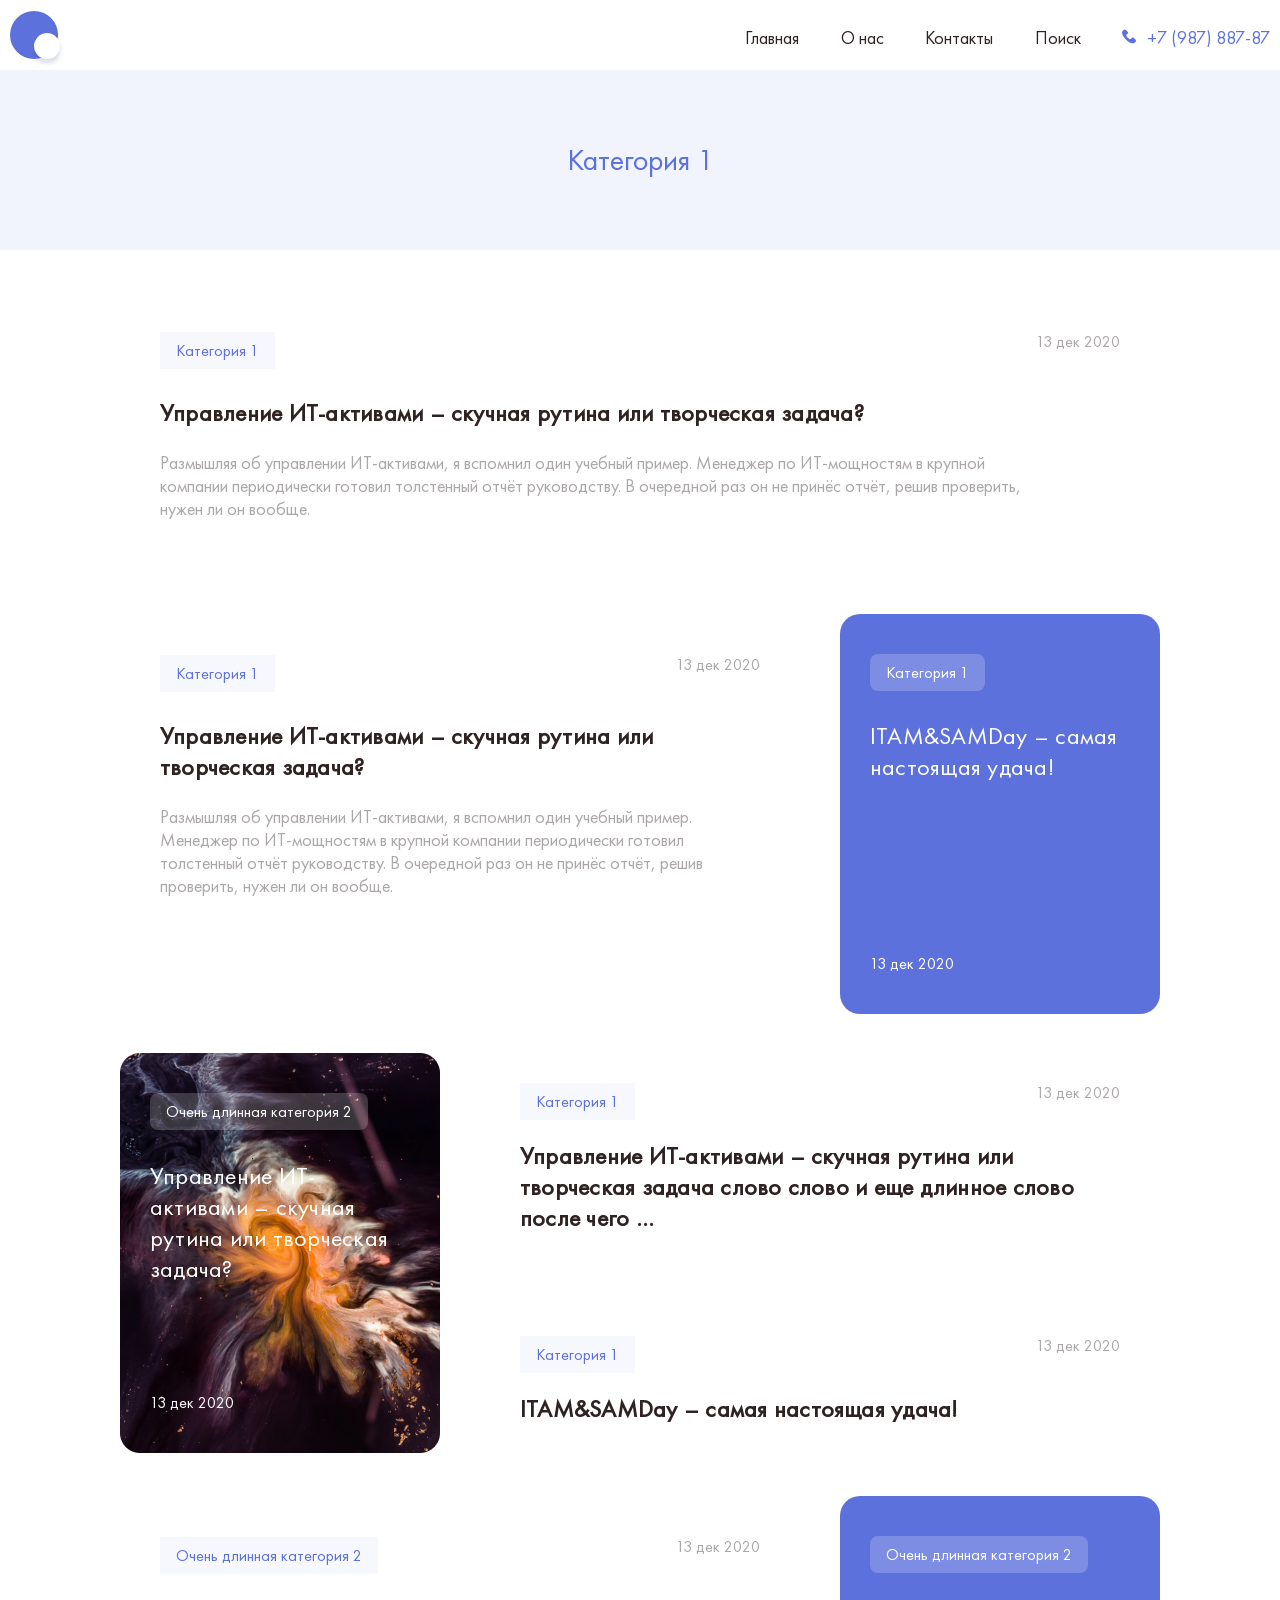
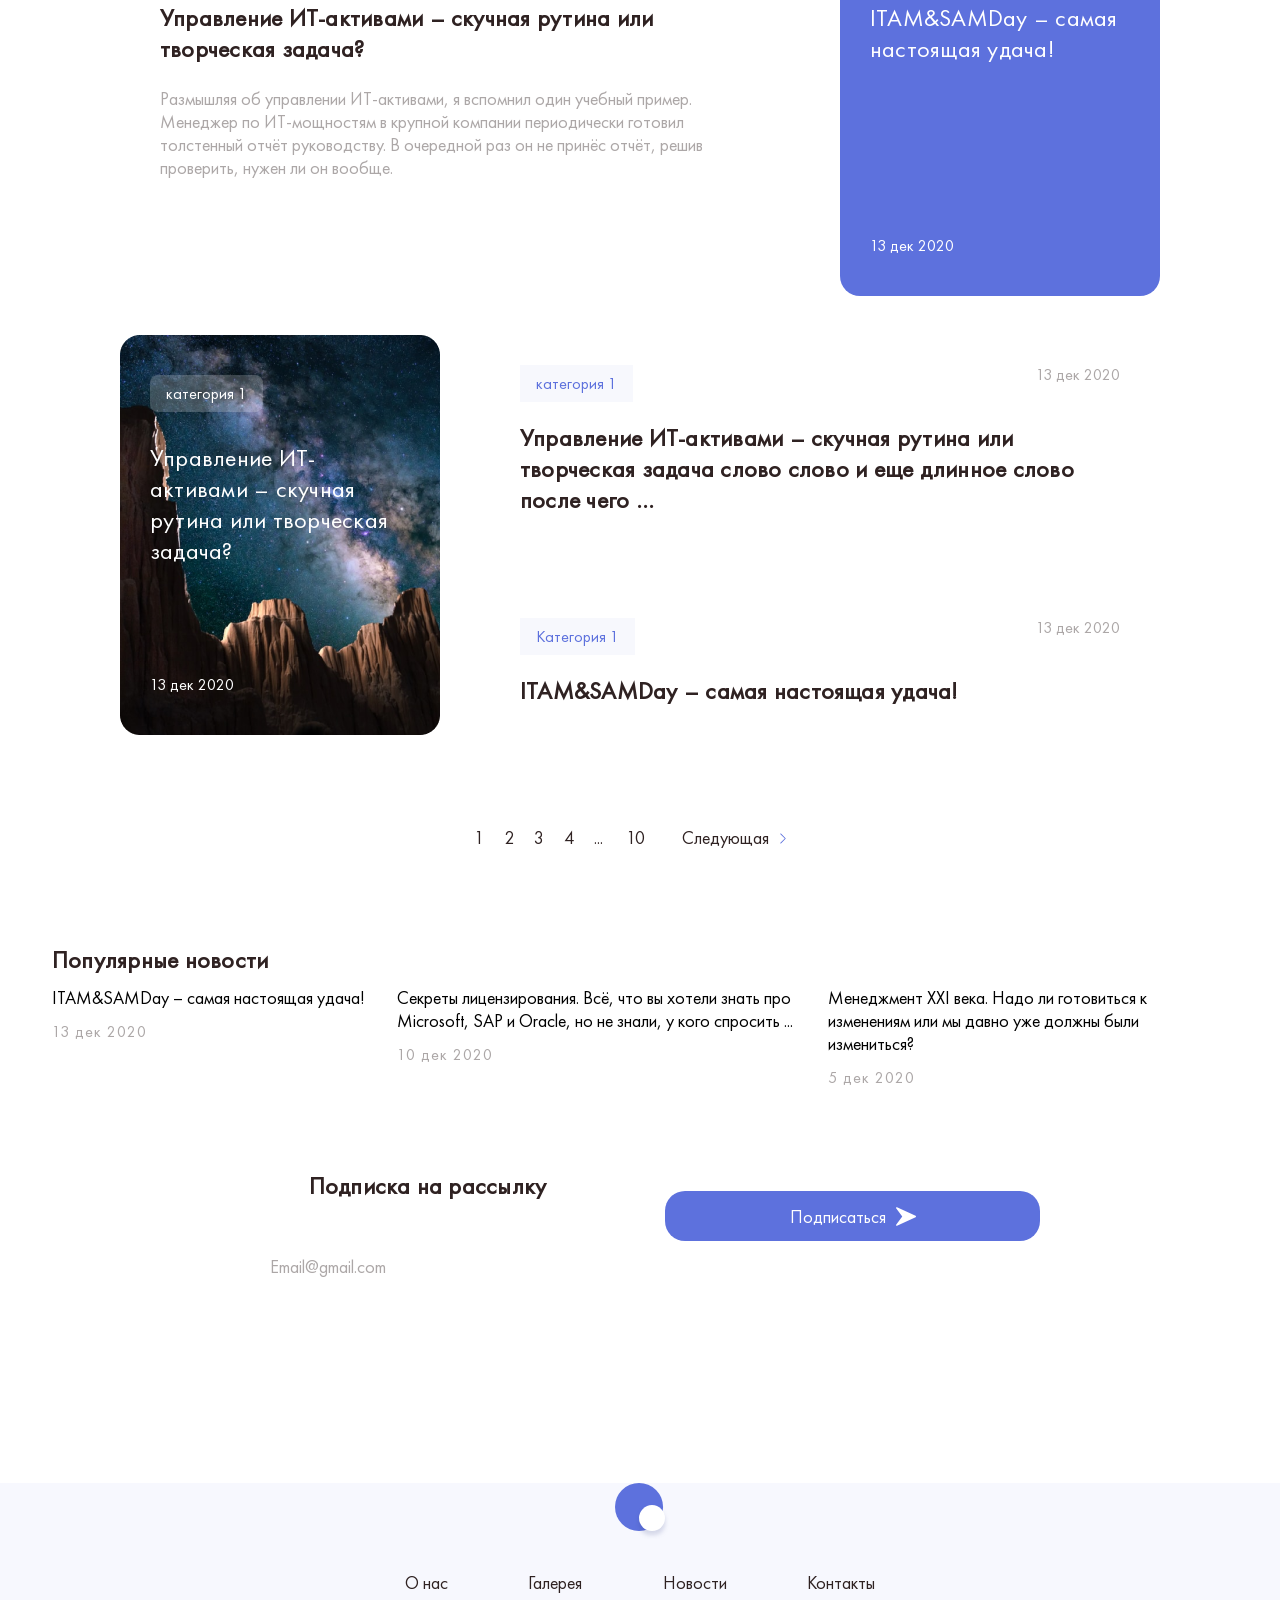
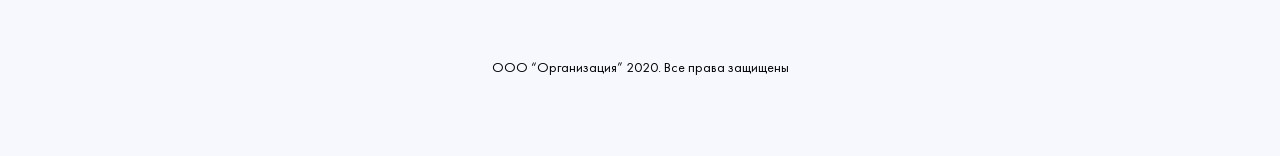
<file: category.html>
<!DOCTYPE html>
<html lang="en">
<head>
    <meta charset="UTF-8">
    <meta http-equiv="X-UA-Compatible" content="IE=edge">
    <meta name="viewport" content="width=device-width, initial-scale=1.0">
    <link rel="stylesheet" href="css/category.min.css">
    <title>Blog</title>
</head>
<body>
    <header class="header">
        <img src="img/logo.svg" alt="logo">
        <nav class="header__nav">
            <a href="index.html">Главная</a>
            <a href="404.html">О нас</a>
            <a href="contact.html">Контакты</a>
            <a href="search.html">Поиск</a>
            <p><img src="img/phone.svg" alt="">+7 (987) 887-87</p>
        </nav>
    </header>

    <div class="banner">
        <p class='category'>Категория 1</p>
    </div>
    <div class="container">
    <div class="content">
        <div class="posts">
            <div class="post">
                <div class="post__content">
                    <div class="post__widget">
                        <a href="category.html" class="category">Категория 1</a>
                        <p class="date">13 дек 2020</p>
                    </div>
                    <h2>Управление ИТ-активами – скучная рутина или творческая задача?</h2>
                    <p class="excerpt">Размышляя об управлении ИТ-активами, я вспомнил один учебный пример. Менеджер по ИТ-мощностям в крупной компании периодически готовил толстенный отчёт руководству. В очередной раз он не принёс отчёт, решив проверить, нужен ли он вообще. </p>
                    <a href="post-page.html" class="post__link"></a>
                </div>
            </div>
            <div class="post card">
                <div class="post__content">
                    <div class="post__widget">
                        <a href="category.html" class="category">Категория 1</a>
                        <p class="date">13 дек 2020</p>
                    </div>
                    <h2>Управление ИТ-активами – скучная рутина или творческая задача?</h2>
                    <p class="excerpt">Размышляя об управлении ИТ-активами, я вспомнил один учебный пример. Менеджер по ИТ-мощностям в крупной компании периодически готовил толстенный отчёт руководству. В очередной раз он не принёс отчёт, решив проверить, нужен ли он вообще. </p>
                    <a href="post-page.html" class="post__link"></a>
                </div>
                <div class="post__card">
                    <a href="category.html" class="post__card-category">Категория 1</a>
                    <h2>ITAM&SAMDay – самая настоящая удача!</h2>
                    <p class="date">13 дек 2020</p>
                </div>
            </div>
            <div class="post card card-img">
                <div class="post__card">
                    <a href="category.html" class="post__card-category">Очень длинная категория 2</a>
                    <h2>Управление ИТ-активами – скучная рутина или творческая задача?</h2>
                    <p class="date">13 дек 2020</p>
                    <img src="img/post-1.png" alt="">
                </div>
                <div class="post__content">
                    <div class="post__row">
                        <div class="post__widget">
                            <a href="category.html" class="category">Категория 1</a>
                            <p class="date">13 дек 2020</p>
                        </div>
                        <h2>Управление ИТ-активами – скучная рутина или творческая задача слово слово и еще длинное слово после чего ...</h2>
                        <a href="post-page.html" class="post__link"></a>
                    </div>
                    <div class="post__row">
                        <div class="post__widget">
                            <a href="category.html" class="category">Категория 1</a>
                            <p class="date">13 дек 2020</p>
                        </div>
                        <h2>ITAM&SAMDay – самая настоящая удача!</h2>
                        <a href="post-page.html" class="post__link"></a>
                    </div>
                </div>
            </div>
            <div class="post card">
                <div class="post__content">
                    <div class="post__widget">
                        <a href="category.html" class="category">Очень длинная категория 2</a>
                        <p class="date">13 дек 2020</p>
                    </div>
                    <h2>Управление ИТ-активами – скучная рутина или творческая задача?</h2>
                    <p class="excerpt">Размышляя об управлении ИТ-активами, я вспомнил один учебный пример. Менеджер по ИТ-мощностям в крупной компании периодически готовил толстенный отчёт руководству. В очередной раз он не принёс отчёт, решив проверить, нужен ли он вообще. </p>
                    <a href="post-page.html" class="post__link"></a>
                </div>
                <div class="post__card">
                    <a href="category.html" class="post__card-category">Очень длинная категория 2</a>
                    <h2>ITAM&SAMDay – самая настоящая удача!</h2>
                    <p class="date">13 дек 2020</p>
                </div>
            </div>
            <div class="post card card-img">
                <div class="post__card">
                    <a href="category.html" class="post__card-category">категория 1</a>
                    <h2>Управление ИТ-активами – скучная рутина или творческая задача?</h2>
                    <p class="date">13 дек 2020</p>
                    <img src="img/post-2.png" alt="">
                </div>
                <div class="post__content">
                    <div class="post__row">
                        <div class="post__widget">
                            <a href="category.html" class="category">категория 1</a>
                            <p class="date">13 дек 2020</p>
                        </div>
                        <h2>Управление ИТ-активами – скучная рутина или творческая задача слово слово и еще длинное слово после чего ...</h2>
                        <a href="post-page.html" class="post__link"></a>
                    </div>
                    <div class="post__row">
                        <div class="post__widget">
                            <a href="category.html" class="category">Категория 1</a>
                            <p class="date">13 дек 2020</p>
                        </div>
                        <h2>ITAM&SAMDay – самая настоящая удача!</h2>
                        <a href="post-page.html" class="post__link"></a>
                    </div>
                </div>
            </div>
            <div class="pagination">
                <a href="">1</a>
                <a href="">2</a>
                <a href="">3</a>
                <a href="">4</a>
                <a href="">...</a>
                <a href="">10</a>
                <a href="">Следующая <img src="../img/paginition.svg" alt=""></a>
            </div>
        </div>
        <div class="sidebar">
    <h2>Популярные новости</h2>
    <div class="sidebar__posts">
        <div class="sidebar__post">
            <p>ITAM&SAMDay – самая настоящая удача!</p>
            <p class="date">13 дек 2020</p>
            <span></span>
        </div>
        <div class="sidebar__post">
            <p>Секреты лицензирования. Всё, что вы хотели знать про Microsoft, SAP и Oracle, но не знали, у кого спросить ...</p>
            <p class="date">10 дек 2020</p>
            <span></span>
        </div>
        <div class="sidebar__post">
            <p>Менеджмент XXI века. Надо ли готовиться к изменениям или мы давно уже должны были измениться?</p>
            <p class="date">5 дек 2020</p>
            <span></span>
        </div>
    </div>
    <div class="sidebar__subscribe">
        <h2>Подписка на рассылку</h2>
        <input type="text" class="email" placeholder="Email@gmail.com">
        <button class="subscribe">Подписаться <img src="../img/subscribe.svg" alt=""></button>
    </div>
</div>
    </div><!-- content -->
</div><!-- container -->
    <footer class="footer">
  <div class="container">
    <div class="footer__content">
      <img src="../img/logo.svg" alt="">
      <div class="footer__nav">
        <a href="">О нас</a>
        <a href="">Галерея</a>
        <a href="">Новости</a>
        <a href="">Контакты</a>
      </div>
      <p>ООО “Организация” 2020. Все права защищены</p>
    </div>
  </div>
</footer>

</body>
</html>
</file>
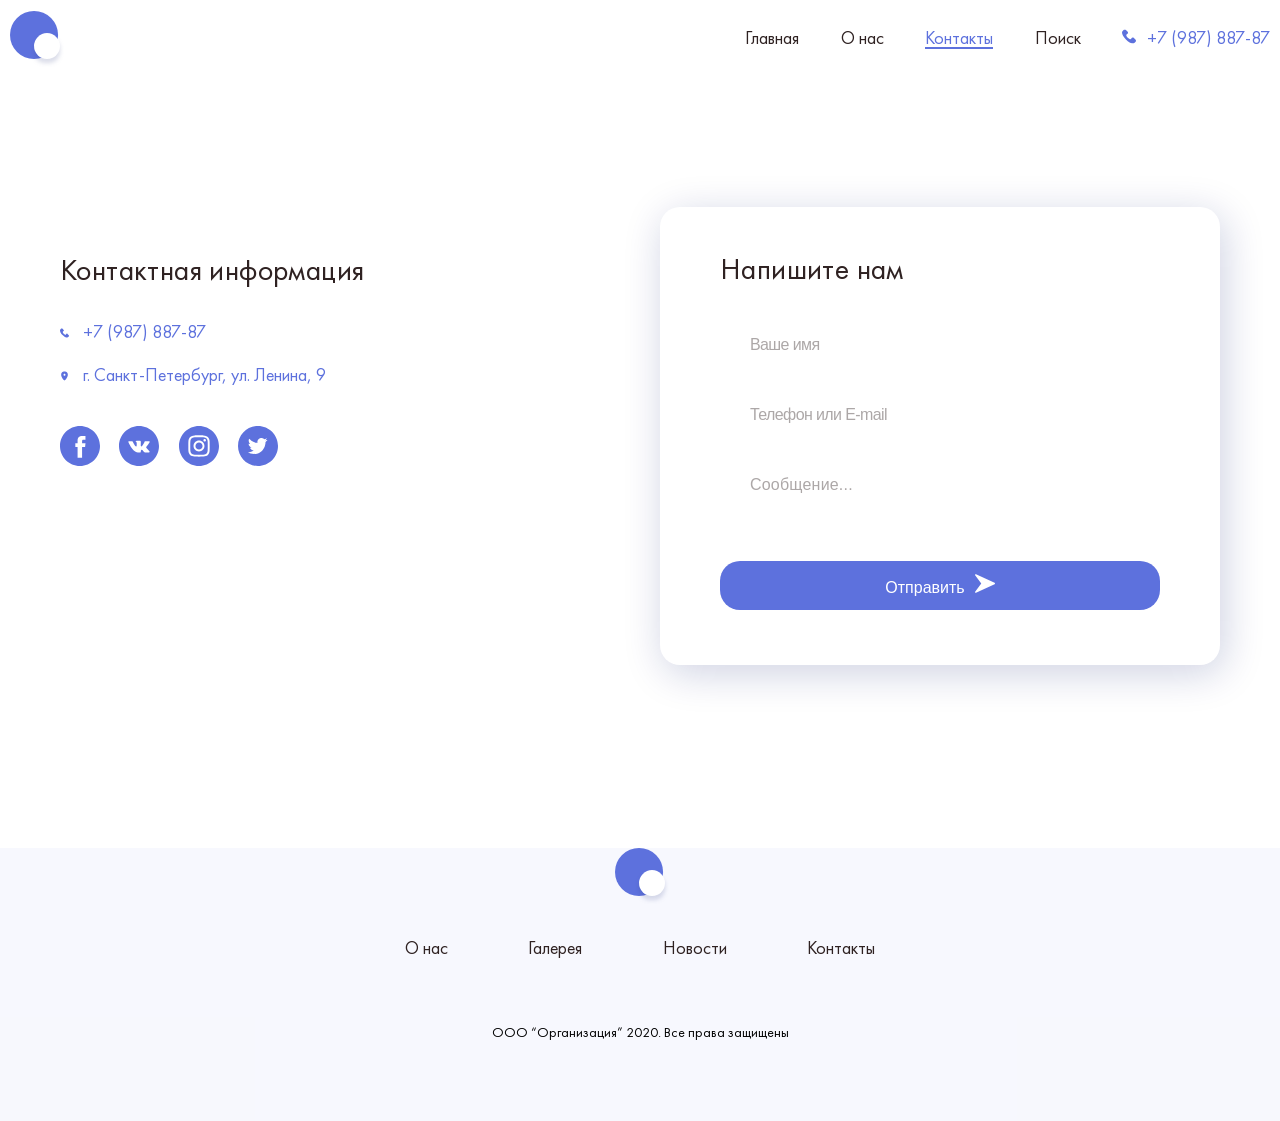
<file: contact.html>
<!DOCTYPE html>
<html lang="en">
<head>
    <meta charset="UTF-8">
    <meta http-equiv="X-UA-Compatible" content="IE=edge">
    <meta name="viewport" content="width=device-width, initial-scale=1.0">
    <link rel="stylesheet" href="css/contact.min.css">
    <title>Blog</title>
</head>
<body>
  <header class="header">
    <img src="img/logo.svg" alt="logo">
    <nav class="header__nav">
        <a href="index.html">Главная</a>
        <a href="404.html">О нас</a>
        <a href="contact.html">Контакты</a>
        <a href="search.html">Поиск</a>
        <p><img src="img/phone.svg" alt="">+7 (987) 887-87</p>
    </nav>
</header>

    <div class="contact">
        <div class="contact__info">
            <h1>Контактная информация</h1>
            <p><img src="img/phone.svg" alt="">+7 (987) 887-87</p>
            <p><img src="img/location.svg" alt="">г. Санкт-Петербург, ул. Ленина, 9</p>
            <div class="contact__message">
                <a href=""><img src="img/Facebook.svg" alt=""></a>
                <a href=""><img src="img/VK.svg" alt=""></a>
                <a href=""><img src="img/Instagram.svg" alt=""></a>
                <a href=""><img src="img/Twitter.svg" alt=""></a>
            </div>
        </div>
        <div class="contact__form">
            <h1>Напишите нам</h1>
            <form action="">
                <input type="text" class="form-text" placeholder="Ваше имя">
                <input type="text" class="form-text" placeholder="Телефон или E-mail">
                <input type="textarea" placeholder="Сообщение..." class="form-textarea">
                <button class="form-btn"><span>Отправить</span><img src="img/subscribe.svg" alt=""></button>
            </form>
        </div>
    </div>
    <footer class="footer">
  <div class="container">
    <div class="footer__content">
      <img src="../img/logo.svg" alt="">
      <div class="footer__nav">
        <a href="">О нас</a>
        <a href="">Галерея</a>
        <a href="">Новости</a>
        <a href="">Контакты</a>
      </div>
      <p>ООО “Организация” 2020. Все права защищены</p>
    </div>
  </div>
</footer>

</body>
</html>
</file>
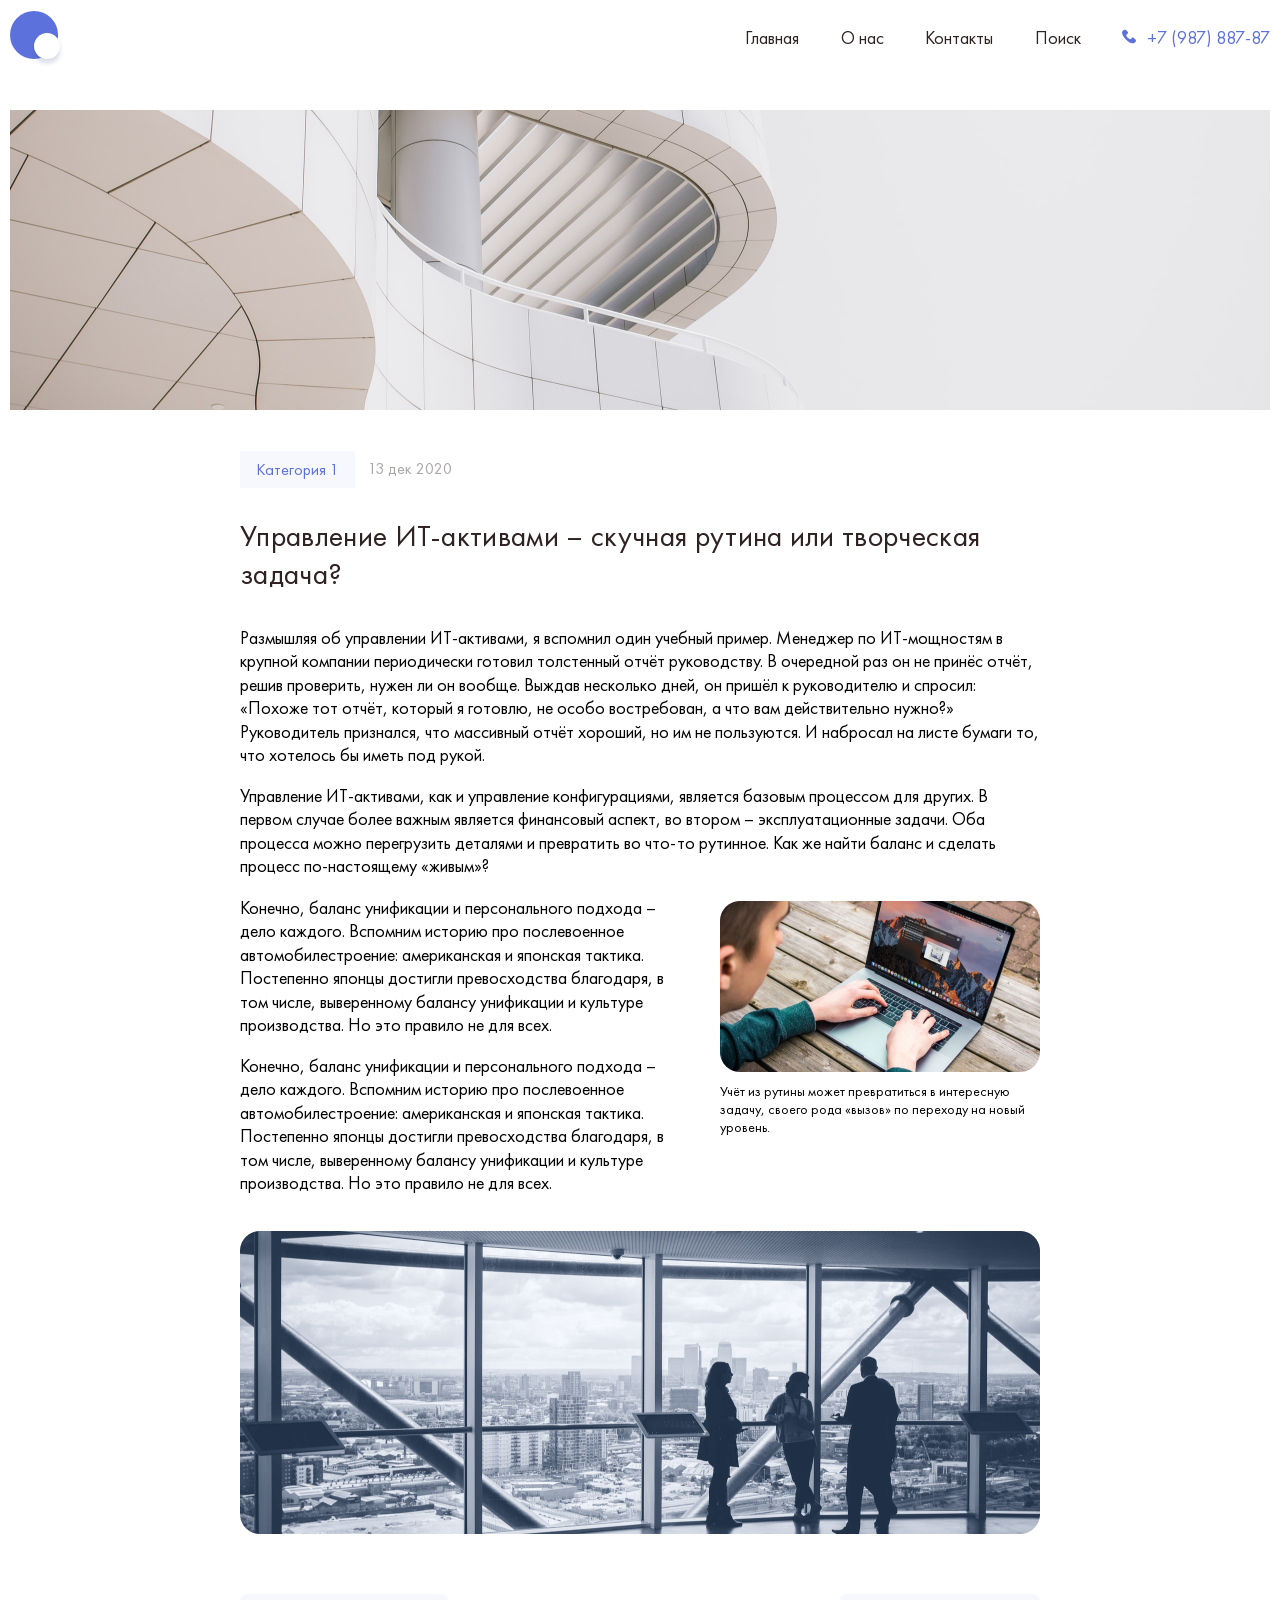
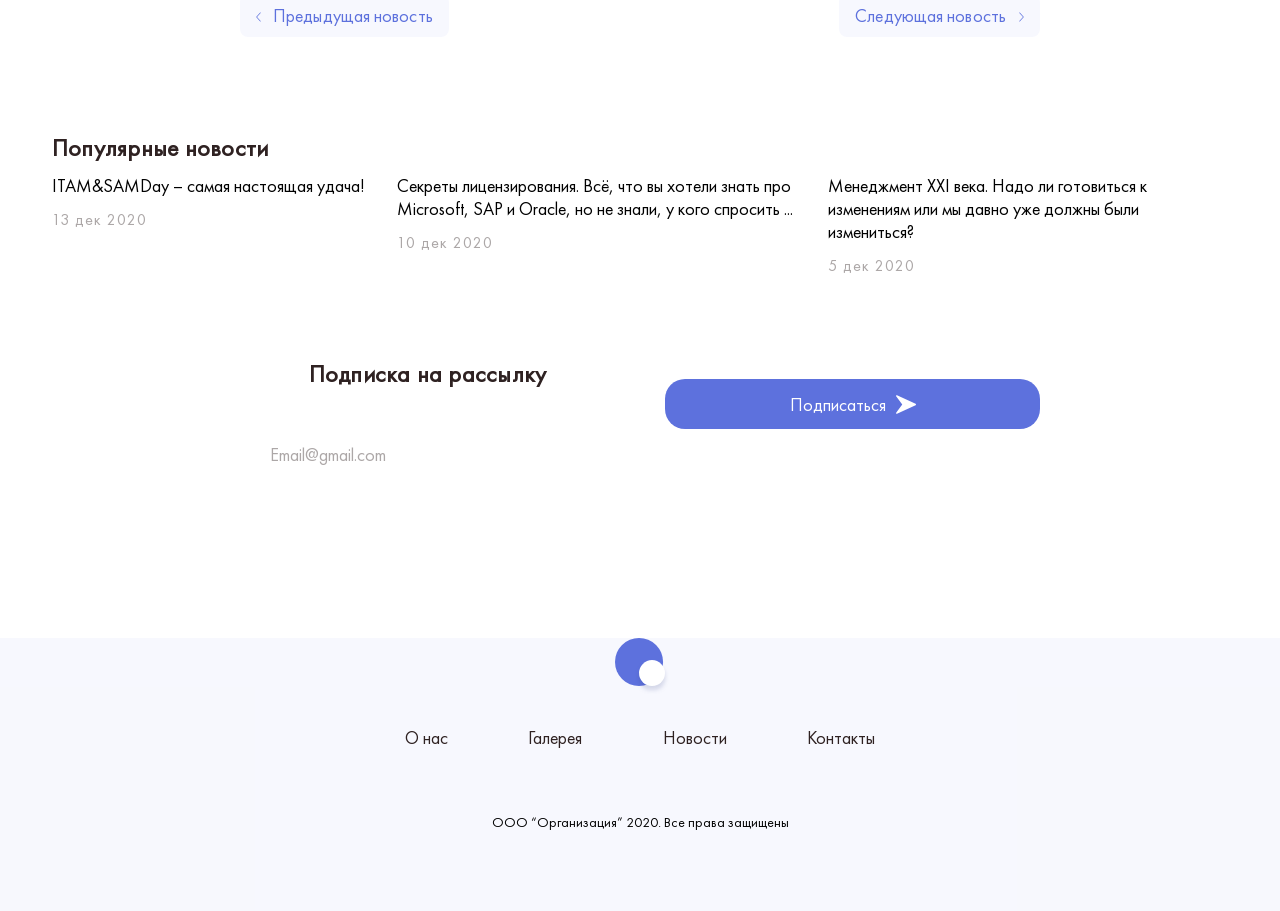
<file: post-page.html>
<!DOCTYPE html>
<html lang="en">
<head>
    <meta charset="UTF-8">
    <meta http-equiv="X-UA-Compatible" content="IE=edge">
    <meta name="viewport" content="width=device-width, initial-scale=1.0">
    <link rel="stylesheet" href="css/post-page.min.css">
    <title>Blog</title>
</head>
<body>
    <header class="header">
        <img src="img/logo.svg" alt="logo">
        <nav class="header__nav">
            <a href="index.html">Главная</a>
            <a href="404.html">О нас</a>
            <a href="contact.html">Контакты</a>
            <a href="search.html">Поиск</a>
            <p><img src="img/phone.svg" alt="">+7 (987) 887-87</p>
        </nav>
    </header>

    <div class="container">
        <img src="img/banner-2.png" alt="" class="banner">

        <div class="page-container">
            <div class="post">
                <div class="post__widget">
                    <a href="" class="category">Категория 1</a>
                    <p class="date">13 дек 2020</p>
                </div>
                <h1>Управление ИТ-активами – скучная рутина или творческая задача?</h1>
                <div class="post__content">
                    <p>Размышляя об управлении ИТ-активами, я вспомнил один учебный пример. Менеджер по ИТ-мощностям в крупной компании периодически готовил толстенный отчёт руководству. В очередной раз он не принёс отчёт, решив проверить, нужен ли он вообще. Выждав несколько дней, он пришёл к руководителю и спросил: «Похоже тот отчёт, который я готовлю, не особо востребован, а что вам действительно нужно?» Руководитель признался, что массивный отчёт хороший, но им не пользуются. И набросал на листе бумаги то, что хотелось бы иметь под рукой.</p>
                    <p>Управление ИТ-активами, как и управление конфигурациями, является базовым процессом для других. В первом случае более важным является финансовый аспект, во втором – эксплуатационные задачи. Оба процесса можно перегрузить деталями и превратить во что-то рутинное. Как же найти баланс и сделать процесс по-настоящему «живым»?</p>
                    <p>Конечно, баланс унификации и персонального подхода – дело каждого. Вспомним историю про послевоенное автомобилестроение: американская и японская тактика. Постепенно японцы достигли превосходства благодаря, в том числе, выверенному балансу унификации и культуре производства. Но это правило не для всех.</p>
                    <p>Конечно, баланс унификации и персонального подхода – дело каждого. Вспомним историю про послевоенное автомобилестроение: американская и японская тактика. Постепенно японцы достигли превосходства благодаря, в том числе, выверенному балансу унификации и культуре производства. Но это правило не для всех.</p>
                    <div class="post__content-img">
                        <img src="img/post-4.png" alt="">
                        <p>Учёт из рутины может превратиться в интересную задачу, своего рода «вызов» по переходу на новый уровень.</p>
                    </div>
                </div>

                <img src="img/post-3.png" alt="">
                <div class="post__pagination">
                    <a href=""><img src="img/paginition.svg" alt="">Предыдущая новость</a>
                    <a href="">Следующая новость<img src="img/paginition.svg" alt=""></a>
                </div>
            </div>
            <div class="sidebar">
                <h2>Популярные новости</h2>
                <div class="sidebar__posts">
                    <div class="sidebar__post">
                        <p>ITAM&SAMDay – самая настоящая удача!</p>
                        <p class="date">13 дек 2020</p>
                        <span></span>
                    </div>
                    <div class="sidebar__post">
                        <p>Секреты лицензирования. Всё, что вы хотели знать про Microsoft, SAP и Oracle, но не знали, у кого спросить ...</p>
                        <p class="date">10 дек 2020</p>
                        <span></span>
                    </div>
                    <div class="sidebar__post">
                        <p>Менеджмент XXI века. Надо ли готовиться к изменениям или мы давно уже должны были измениться?</p>
                        <p class="date">5 дек 2020</p>
                        <span></span>
                    </div>
                </div>
                <div class="sidebar__subscribe">
                    <h2>Подписка на рассылку</h2>
                    <input type="text" class="email" placeholder="Email@gmail.com">
                    <button class="subscribe">Подписаться <img src="../img/subscribe.svg" alt=""></button>
                </div>
            </div>
        </div>

    </div>

    <footer class="footer">
  <div class="container">
    <div class="footer__content">
      <img src="../img/logo.svg" alt="">
      <div class="footer__nav">
        <a href="">О нас</a>
        <a href="">Галерея</a>
        <a href="">Новости</a>
        <a href="">Контакты</a>
      </div>
      <p>ООО “Организация” 2020. Все права защищены</p>
    </div>
  </div>
</footer>

</body>
</html>
</file>
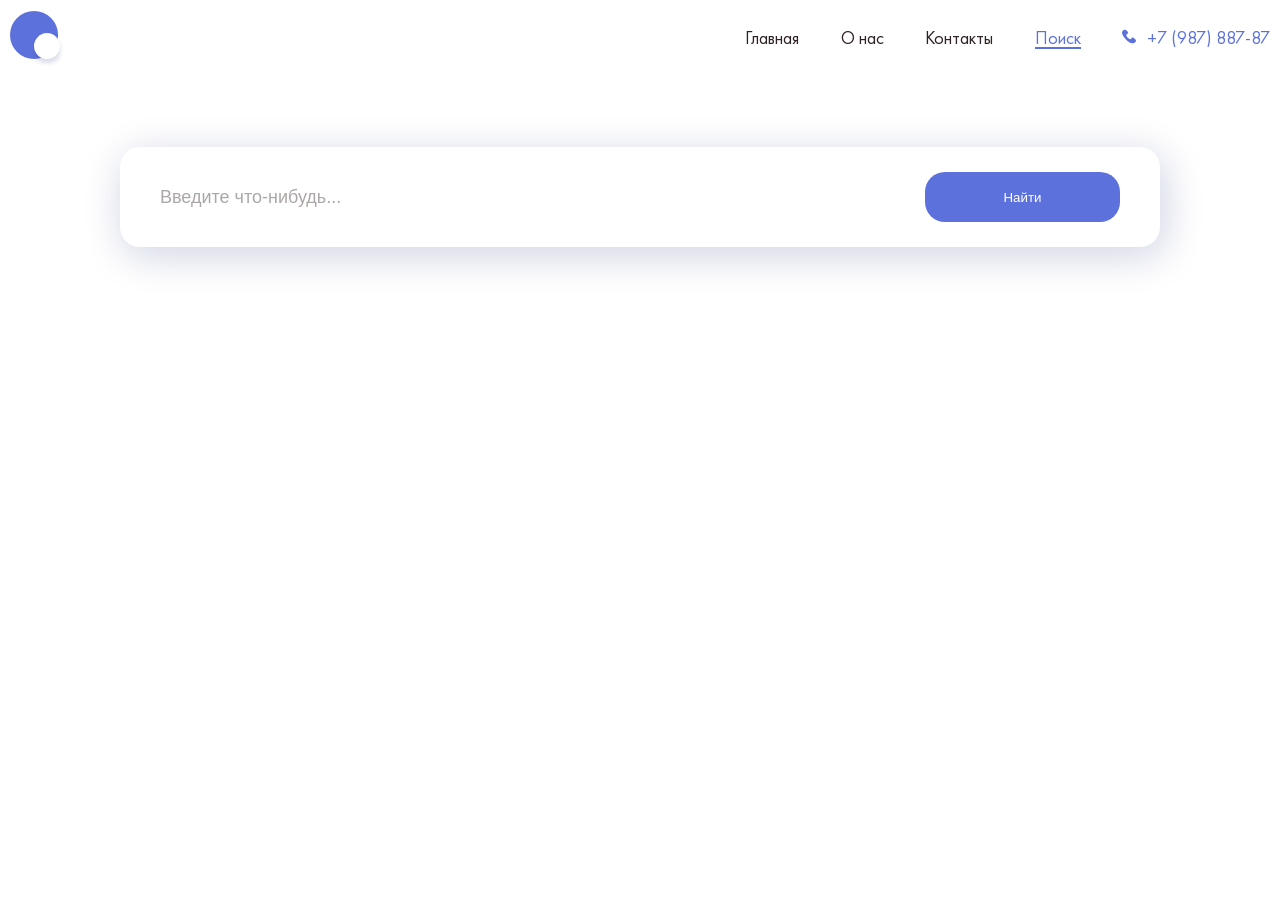
<file: search.html>
<!DOCTYPE html>
<html lang="en">
<head>
    <meta charset="UTF-8">
    <meta http-equiv="X-UA-Compatible" content="IE=edge">
    <meta name="viewport" content="width=device-width, initial-scale=1.0">
    <link rel="stylesheet" href="css/search.min.css">
    <title>Blog</title>
</head>
<body>
    <header class="header">
        <img src="img/logo.svg" alt="logo">
        <nav class="header__nav">
            <a href="index.html">Главная</a>
            <a href="404.html">О нас</a>
            <a href="contact.html">Контакты</a>
            <a href="search.html">Поиск</a>
            <p><img src="img/phone.svg" alt="">+7 (987) 887-87</p>
        </nav>
    </header>



    <div class="container">
        <form action="">
            <input type="text" class="form-text" placeholder="Введите что-нибудь...">
            <input type="submit" value="Найти" class="form-btn">
        </form>
    </div>

    

</body>
</html>
</file>
<file: css/category.min.css>
@font-face{font-family:futura;src:url(../fonts/FuturaPT-Book.woff2)}*{margin:0;padding:0;-webkit-box-sizing:border-box;box-sizing:border-box}body{font-family:futura}h1,h2{color:#2f2222}h1{font-weight:450;font-size:30px;line-height:1.266em}h2{font-size:24px;line-height:1.291em;font-weight:600;letter-spacing:.24px}p{font-size:18px;line-height:1.277em;color:#000}p.date,p.excerpt{color:rgba(47,34,34,.4)}p.date{font-size:16px}a{text-decoration:none;color:#2f2222;font-size:18px;-webkit-transition:.2s;-o-transition:.2s;transition:.2s;position:relative}a.category{display:inline-block;padding:8px 16px;background:#f7f8fd;color:#5d71dd;font-size:16px}a.category::before{position:relative}button.subscribe{display:-webkit-box;display:-ms-flexbox;display:flex;-webkit-box-align:center;-ms-flex-align:center;align-items:center;-webkit-box-pack:center;-ms-flex-pack:center;justify-content:center;width:100%;height:50px;background:#5d71dd;color:#fff;border-radius:20px;border:none;font-family:futura;font-size:18px;font-weight:400}button.subscribe img{margin-left:10px}.container{width:100%;max-width:1420px;padding:0 10px;margin:0 auto}@media (max-width:850px){h1{font-size:24px}h2{font-size:21px}p{font-size:18px}a{font-size:16px}}.header{display:-webkit-box;display:-ms-flexbox;display:flex;-webkit-box-pack:justify;-ms-flex-pack:justify;justify-content:space-between;-webkit-box-align:center;-ms-flex-align:center;align-items:center;max-width:1420px;width:100%;padding:0 10px;margin:0 auto;margin-top:8px}.header>img{margin-top:3px}.header__nav{display:-webkit-box;display:-ms-flexbox;display:flex;-webkit-box-pack:justify;-ms-flex-pack:justify;justify-content:space-between;-webkit-box-align:center;-ms-flex-align:center;align-items:center;max-width:525px;width:100%}.header__nav p{color:#5d71dd}.header__nav a::before{content:'';position:absolute;left:0;bottom:0;width:0%;height:2px;background:#5d71dd;-webkit-transition:.2s;-o-transition:.2s;transition:.2s}.header__nav a:hover{color:#5d71dd}.header__nav a:hover::before{width:100%}.header__nav img{margin-right:11px}@media (max-width:768px){.header__nav{display:none}}@media (max-width:370px){.header img{width:40px;height:40px;-o-object-fit:cover;object-fit:cover}}.sidebar{max-width:320px;width:100%}.sidebar__posts{margin-top:30px}.sidebar__post{margin-top:10px}.sidebar__post p.date{margin-top:13px;letter-spacing:1px}.sidebar__post span{width:100%;height:2px;background:rgba(47,34,34,.1);margin-top:10px;display:block}.sidebar__post:last-child span{display:none}.sidebar__subscribe{max-width:260px;width:100%;margin:0 auto;margin-top:83px;text-align:center}.sidebar__subscribe input{width:100%;height:50px;padding:13px 30px;margin-top:30px;color:#2f2222;border:none;outline:0;font-family:futura;font-size:18px;color:#2f2222}.sidebar__subscribe input::-webkit-input-placeholder{color:rgba(47,34,34,.4);font-size:18px}.sidebar__subscribe input::-moz-placeholder{color:rgba(47,34,34,.4);font-size:18px}.sidebar__subscribe input:-ms-input-placeholder{color:rgba(47,34,34,.4);font-size:18px}.sidebar__subscribe input::-ms-input-placeholder{color:rgba(47,34,34,.4);font-size:18px}.sidebar__subscribe input::placeholder{color:rgba(47,34,34,.4);font-size:18px}.sidebar__subscribe button{margin-top:20px}@media (max-width:1380px){.sidebar{width:100%;max-width:100%;margin-top:96px;padding:0 42px}.sidebar span{display:none}.sidebar__posts{display:-webkit-box;display:-ms-flexbox;display:flex;-webkit-box-pack:justify;-ms-flex-pack:justify;justify-content:space-between;margin:0 auto}.sidebar__post{max-width:400px}.sidebar__subscribe{display:grid;grid-template:1fr 1fr/1fr 1fr;max-width:800px;gap:0 50px}.sidebar__subscribe input{-webkit-box-ordinal-group:4;-ms-flex-order:3;order:3;margin-top:0}.sidebar__subscribe button{-webkit-box-ordinal-group:3;-ms-flex-order:2;order:2}}@media (max-width:1100px){.sidebar__post{max-width:300px}}@media (max-width:850px){.sidebar__post{max-width:230px}}@media (max-width:768px){.sidebar{padding:0 20px}.sidebar__post{max-width:200px}}@media (max-width:650px){.sidebar{margin-top:0}.sidebar__posts{-webkit-box-orient:vertical;-webkit-box-direction:normal;-ms-flex-direction:column;flex-direction:column;-webkit-box-align:center;-ms-flex-align:center;align-items:center;text-align:center;margin-top:20px}.sidebar__post{max-width:500px}}@media (max-width:550px){.sidebar__subscribe{grid-template:repeat(3,1fr)/1fr;max-width:300px;margin-top:35px}.sidebar__subscribe button{-webkit-box-ordinal-group:4;-ms-flex-order:3;order:3}}.content{display:-webkit-box;display:-ms-flexbox;display:flex;-webkit-box-pack:justify;-ms-flex-pack:justify;justify-content:space-between}.posts{max-width:1040px;width:100%}.post{margin-top:43px}.post:first-child{margin-top:0}.post.card{display:-webkit-box;display:-ms-flexbox;display:flex;-webkit-box-pack:justify;-ms-flex-pack:justify;justify-content:space-between}.post.card .post__content{max-width:680px;position:relative}.post.card .post__card{max-width:320px;width:100%;height:400px;padding:40px 30px;background:#5d71dd;border-radius:20px;position:relative;margin-top:-1px}.post.card .post__card a,.post.card .post__card p{color:#fff;font-size:16px}.post.card .post__card p{position:absolute;bottom:40px}.post.card .post__card a{display:inline-block;padding:8px 16px;background:#7d8de4;border-radius:8px}.post.card .post__card h2{color:#fff;font-size:24px;font-weight:400;margin-top:30px}.post__link{position:absolute;top:0;left:0;width:100%;height:100%;z-index:1;border-radius:20px}.post__link:hover{-webkit-box-shadow:4px 8px 40px rgba(8,24,111,.2);box-shadow:4px 8px 40px rgba(8,24,111,.2)}.post.card-img{margin-top:39px}.post.card-img .post__card{position:relative;background:0 0;margin-top:0}.post.card-img .post__card a{background:rgba(255,255,255,.2)}.post.card-img .post__card img{position:absolute;top:0;left:0;z-index:-1}.post.card-img .post__card h2{line-height:1.292em}.post.card-img .post__content{padding:0}.post.card-img .post__row{position:relative;padding:30px 40px;max-width:680px;width:100%;margin-top:43px}.post.card-img .post__row:first-child{margin-top:0}.post.card-img .post__row h2{margin-top:20px;line-height:1.292em}.post__content{width:100%;padding:40px 40px 52px;position:relative}.post__content .post__widget{display:-webkit-box;display:-ms-flexbox;display:flex;-webkit-box-pack:justify;-ms-flex-pack:justify;justify-content:space-between}.post__content .category{position:relative;z-index:2;-webkit-transition:.2s;-o-transition:.2s;transition:.2s}.post__content .category:hover{background:#5d71dd;color:#fff;border-radius:5px}.post__content h2{margin-top:29px}.post__content .excerpt{max-width:880px;margin-top:22px}@media (max-width:1380px){.content{-webkit-box-orient:vertical;-webkit-box-direction:normal;-ms-flex-direction:column;flex-direction:column;-webkit-box-align:center;-ms-flex-align:center;align-items:center}}@media (max-width:850px){.banner{height:250px}.post.card .post__card,.post.card.card-img .post__card{max-width:300px;overflow:hidden}}@media (max-width:768px){.banner{height:200px}.post.card .post__card,.post.card.card-img .post__card{max-width:280px;height:350px;overflow:hidden}.post.card-img .post__row{padding:20px 30px;margin-top:0}.post__content{padding:20px}.post.card-img .post__row{padding:15px 19px}}@media (max-width:650px){.post{-webkit-box-orient:vertical;-webkit-box-direction:reverse;-ms-flex-direction:column-reverse;flex-direction:column-reverse;-webkit-box-align:center;-ms-flex-align:center;align-items:center}.post__content{text-align:center}.post.card-img{-webkit-box-orient:vertical;-webkit-box-direction:normal;-ms-flex-direction:column;flex-direction:column}.banner{height:150px}}@media (max-width:370px){.post__widget{-webkit-box-align:center;-ms-flex-align:center;align-items:center}a.category,p.date{font-size:14px}}.pagination{display:-webkit-box;display:-ms-flexbox;display:flex;-webkit-box-align:center;-ms-flex-align:center;align-items:center;max-width:320px;width:100%;margin:0 auto;margin-top:90px}.pagination a{color:#2f2222;margin-left:20px}.pagination a:first-child{margin-left:-6px}.pagination a:last-child{margin-left:37px}.pagination a:last-child img{margin-left:7px}.pagination a:nth-child(6){margin-left:23px}.pagination a:hover{color:#5d71dd}@media (max-width:650px){.pagination{margin-top:50px}}.footer{width:100%;height:273px;background-color:rgba(95,114,221,.051);margin-top:150px}.footer__content{display:-webkit-box;display:-ms-flexbox;display:flex;-webkit-box-pack:center;-ms-flex-pack:center;justify-content:center;-webkit-box-align:center;-ms-flex-align:center;align-items:center;-webkit-box-orient:vertical;-webkit-box-direction:normal;-ms-flex-direction:column;flex-direction:column;width:100%;height:100%}.footer__content img{margin-left:3px}.footer__content p{font-size:14px;margin-top:65px}.footer__nav{display:-webkit-box;display:-ms-flexbox;display:flex;-webkit-box-pack:justify;-ms-flex-pack:justify;justify-content:space-between;max-width:471px;width:100%;margin-top:32px}@media (max-width:550px){.footer{margin-top:75px}}.banner{display:-webkit-box;display:-ms-flexbox;display:flex;-webkit-box-pack:center;-ms-flex-pack:center;justify-content:center;-webkit-box-align:center;-ms-flex-align:center;align-items:center;width:100%;height:180px;background:rgba(93,113,221,.08);margin-top:3px}.banner p{font-size:30px;color:#5d71dd}.container{margin-top:42px}.footer{margin-top:172px}
</file>
<file: css/contact.min.css>
@font-face{font-family:futura;src:url(../fonts/FuturaPT-Book.woff2)}*{margin:0;padding:0;-webkit-box-sizing:border-box;box-sizing:border-box}body{font-family:futura}h1,h2{color:#2f2222}h1{font-weight:450;font-size:30px;line-height:1.266em}h2{font-size:24px;line-height:1.291em;font-weight:600;letter-spacing:.24px}p{font-size:18px;line-height:1.277em;color:#000}p.date,p.excerpt{color:rgba(47,34,34,.4)}p.date{font-size:16px}a{text-decoration:none;color:#2f2222;font-size:18px;-webkit-transition:.2s;-o-transition:.2s;transition:.2s;position:relative}a.category{display:inline-block;padding:8px 16px;background:#f7f8fd;color:#5d71dd;font-size:16px}a.category::before{position:relative}button.subscribe{display:-webkit-box;display:-ms-flexbox;display:flex;-webkit-box-align:center;-ms-flex-align:center;align-items:center;-webkit-box-pack:center;-ms-flex-pack:center;justify-content:center;width:100%;height:50px;background:#5d71dd;color:#fff;border-radius:20px;border:none;font-family:futura;font-size:18px;font-weight:400}button.subscribe img{margin-left:10px}.container{width:100%;max-width:1420px;padding:0 10px;margin:0 auto}@media (max-width:850px){h1{font-size:24px}h2{font-size:21px}p{font-size:18px}a{font-size:16px}}.header{display:-webkit-box;display:-ms-flexbox;display:flex;-webkit-box-pack:justify;-ms-flex-pack:justify;justify-content:space-between;-webkit-box-align:center;-ms-flex-align:center;align-items:center;max-width:1420px;width:100%;padding:0 10px;margin:0 auto;margin-top:8px}.header>img{margin-top:3px}.header__nav{display:-webkit-box;display:-ms-flexbox;display:flex;-webkit-box-pack:justify;-ms-flex-pack:justify;justify-content:space-between;-webkit-box-align:center;-ms-flex-align:center;align-items:center;max-width:525px;width:100%}.header__nav p{color:#5d71dd}.header__nav a::before{content:'';position:absolute;left:0;bottom:0;width:0%;height:2px;background:#5d71dd;-webkit-transition:.2s;-o-transition:.2s;transition:.2s}.header__nav a:hover{color:#5d71dd}.header__nav a:hover::before{width:100%}.header__nav img{margin-right:11px}@media (max-width:768px){.header__nav{display:none}}@media (max-width:370px){.header img{width:40px;height:40px;-o-object-fit:cover;object-fit:cover}}.footer{width:100%;height:273px;background-color:rgba(95,114,221,.051);margin-top:150px}.footer__content{display:-webkit-box;display:-ms-flexbox;display:flex;-webkit-box-pack:center;-ms-flex-pack:center;justify-content:center;-webkit-box-align:center;-ms-flex-align:center;align-items:center;-webkit-box-orient:vertical;-webkit-box-direction:normal;-ms-flex-direction:column;flex-direction:column;width:100%;height:100%}.footer__content img{margin-left:3px}.footer__content p{font-size:14px;margin-top:65px}.footer__nav{display:-webkit-box;display:-ms-flexbox;display:flex;-webkit-box-pack:justify;-ms-flex-pack:justify;justify-content:space-between;max-width:471px;width:100%;margin-top:32px}@media (max-width:550px){.footer{margin-top:75px}}.header__nav a:nth-child(3){color:#5d71dd}.header__nav a:nth-child(3)::before{width:100%}.contact{display:-webkit-box;display:-ms-flexbox;display:flex;-webkit-box-pack:justify;-ms-flex-pack:justify;justify-content:space-between;max-width:1200px;width:100%;margin:0 auto;margin-top:140px;padding:0 20px}.contact h1{letter-spacing:.4px}.contact p{color:#5d71dd;margin-top:20px}.contact p img{max-width:10px;height:10px;-o-object-fit:cover;object-fit:cover;margin-right:14px}.contact p:nth-child(2){margin-top:30px}.contact__message{display:-webkit-box;display:-ms-flexbox;display:flex;-webkit-box-pack:justify;-ms-flex-pack:justify;justify-content:space-between;max-width:218px;width:100%;margin-top:40px}.contact__info{margin-top:45px}.contact__form{max-width:560px;width:100%;height:458px;padding:40px 60px 60px;-webkit-box-shadow:4px 8px 40px rgba(8,24,111,.2);box-shadow:4px 8px 40px rgba(8,24,111,.2);border-radius:20px}.contact__form h1{margin-top:4px}.contact__form form{display:-webkit-box;display:-ms-flexbox;display:flex;-webkit-box-orient:vertical;-webkit-box-direction:normal;-ms-flex-direction:column;flex-direction:column}.contact__form form input{margin-top:32px;padding:13px 30px;border:none;outline:0}.contact__form form input:nth-child(2){margin-top:20px}.contact__form form input::-webkit-input-placeholder{color:rgba(47,34,34,.4);font-size:16px;letter-spacing:-.6px}.contact__form form input::-moz-placeholder{color:rgba(47,34,34,.4);font-size:16px;letter-spacing:-.6px}.contact__form form input:-ms-input-placeholder{color:rgba(47,34,34,.4);font-size:16px;letter-spacing:-.6px}.contact__form form input::-ms-input-placeholder{color:rgba(47,34,34,.4);font-size:16px;letter-spacing:-.6px}.contact__form form input::placeholder{color:rgba(47,34,34,.4);font-size:16px;letter-spacing:-.6px}.contact__form form .form-text{height:50px}.contact__form form .form-textarea{height:81px;margin-top:4px}.contact__form form .form-textarea::-webkit-input-placeholder{letter-spacing:.2px}.contact__form form .form-textarea::-moz-placeholder{letter-spacing:.2px}.contact__form form .form-textarea:-ms-input-placeholder{letter-spacing:.2px}.contact__form form .form-textarea::-ms-input-placeholder{letter-spacing:.2px}.contact__form form .form-textarea::placeholder{letter-spacing:.2px}.contact__form form .form-btn{height:49px;background:#5d71dd;border-radius:20px;border:none;margin-top:35px;color:#fff;font-size:16px}.contact__form form .form-btn span{margin-right:10px}.footer{margin-top:183px}@media (max-width:925px){.contact{-webkit-box-orient:vertical;-webkit-box-direction:normal;-ms-flex-direction:column;flex-direction:column;-webkit-box-align:center;-ms-flex-align:center;align-items:center}.contact__form{margin-top:20px}}
</file>
<file: css/post-page.min.css>
@font-face{font-family:futura;src:url(../fonts/FuturaPT-Book.woff2)}*{margin:0;padding:0;-webkit-box-sizing:border-box;box-sizing:border-box}body{font-family:futura}h1,h2{color:#2f2222}h1{font-weight:450;font-size:30px;line-height:1.266em}h2{font-size:24px;line-height:1.291em;font-weight:600;letter-spacing:.24px}p{font-size:18px;line-height:1.277em;color:#000}p.date,p.excerpt{color:rgba(47,34,34,.4)}p.date{font-size:16px}a{text-decoration:none;color:#2f2222;font-size:18px;-webkit-transition:.2s;-o-transition:.2s;transition:.2s;position:relative}a.category{display:inline-block;padding:8px 16px;background:#f7f8fd;color:#5d71dd;font-size:16px}a.category::before{position:relative}button.subscribe{display:-webkit-box;display:-ms-flexbox;display:flex;-webkit-box-align:center;-ms-flex-align:center;align-items:center;-webkit-box-pack:center;-ms-flex-pack:center;justify-content:center;width:100%;height:50px;background:#5d71dd;color:#fff;border-radius:20px;border:none;font-family:futura;font-size:18px;font-weight:400}button.subscribe img{margin-left:10px}.container{width:100%;max-width:1420px;padding:0 10px;margin:0 auto}@media (max-width:850px){h1{font-size:24px}h2{font-size:21px}p{font-size:18px}a{font-size:16px}}.header{display:-webkit-box;display:-ms-flexbox;display:flex;-webkit-box-pack:justify;-ms-flex-pack:justify;justify-content:space-between;-webkit-box-align:center;-ms-flex-align:center;align-items:center;max-width:1420px;width:100%;padding:0 10px;margin:0 auto;margin-top:8px}.header>img{margin-top:3px}.header__nav{display:-webkit-box;display:-ms-flexbox;display:flex;-webkit-box-pack:justify;-ms-flex-pack:justify;justify-content:space-between;-webkit-box-align:center;-ms-flex-align:center;align-items:center;max-width:525px;width:100%}.header__nav p{color:#5d71dd}.header__nav a::before{content:'';position:absolute;left:0;bottom:0;width:0%;height:2px;background:#5d71dd;-webkit-transition:.2s;-o-transition:.2s;transition:.2s}.header__nav a:hover{color:#5d71dd}.header__nav a:hover::before{width:100%}.header__nav img{margin-right:11px}@media (max-width:768px){.header__nav{display:none}}@media (max-width:370px){.header img{width:40px;height:40px;-o-object-fit:cover;object-fit:cover}}.sidebar{max-width:320px;width:100%}.sidebar__posts{margin-top:30px}.sidebar__post{margin-top:10px}.sidebar__post p.date{margin-top:13px;letter-spacing:1px}.sidebar__post span{width:100%;height:2px;background:rgba(47,34,34,.1);margin-top:10px;display:block}.sidebar__post:last-child span{display:none}.sidebar__subscribe{max-width:260px;width:100%;margin:0 auto;margin-top:83px;text-align:center}.sidebar__subscribe input{width:100%;height:50px;padding:13px 30px;margin-top:30px;color:#2f2222;border:none;outline:0;font-family:futura;font-size:18px;color:#2f2222}.sidebar__subscribe input::-webkit-input-placeholder{color:rgba(47,34,34,.4);font-size:18px}.sidebar__subscribe input::-moz-placeholder{color:rgba(47,34,34,.4);font-size:18px}.sidebar__subscribe input:-ms-input-placeholder{color:rgba(47,34,34,.4);font-size:18px}.sidebar__subscribe input::-ms-input-placeholder{color:rgba(47,34,34,.4);font-size:18px}.sidebar__subscribe input::placeholder{color:rgba(47,34,34,.4);font-size:18px}.sidebar__subscribe button{margin-top:20px}@media (max-width:1380px){.sidebar{width:100%;max-width:100%;margin-top:96px;padding:0 42px}.sidebar span{display:none}.sidebar__posts{display:-webkit-box;display:-ms-flexbox;display:flex;-webkit-box-pack:justify;-ms-flex-pack:justify;justify-content:space-between;margin:0 auto}.sidebar__post{max-width:400px}.sidebar__subscribe{display:grid;grid-template:1fr 1fr/1fr 1fr;max-width:800px;gap:0 50px}.sidebar__subscribe input{-webkit-box-ordinal-group:4;-ms-flex-order:3;order:3;margin-top:0}.sidebar__subscribe button{-webkit-box-ordinal-group:3;-ms-flex-order:2;order:2}}@media (max-width:1100px){.sidebar__post{max-width:300px}}@media (max-width:850px){.sidebar__post{max-width:230px}}@media (max-width:768px){.sidebar{padding:0 20px}.sidebar__post{max-width:200px}}@media (max-width:650px){.sidebar{margin-top:0}.sidebar__posts{-webkit-box-orient:vertical;-webkit-box-direction:normal;-ms-flex-direction:column;flex-direction:column;-webkit-box-align:center;-ms-flex-align:center;align-items:center;text-align:center;margin-top:20px}.sidebar__post{max-width:500px}}@media (max-width:550px){.sidebar__subscribe{grid-template:repeat(3,1fr)/1fr;max-width:300px;margin-top:35px}.sidebar__subscribe button{-webkit-box-ordinal-group:4;-ms-flex-order:3;order:3}}.post{max-width:800px;width:100%}.post>img{width:100%;height:303px;margin-top:39px}.post h1{margin-top:30px;letter-spacing:.32px}.post__pagination{display:-webkit-box;display:-ms-flexbox;display:flex;-webkit-box-pack:justify;-ms-flex-pack:justify;justify-content:space-between;width:100%;margin-top:55px}.post__pagination a{display:inline-block;padding:10px 16px;color:#5d71dd;background:rgba(93,113,221,.05);border-radius:8px;letter-spacing:.1px}.post__pagination a img{height:10px;width:5px;-o-object-fit:cover;object-fit:cover}.post__pagination a:first-child img{margin-right:12px;-webkit-transform:rotate(180deg);-ms-transform:rotate(180deg);transform:rotate(180deg)}.post__pagination a:last-child img{margin-left:13px}.post__content{display:grid;grid-template:138px 92px 138px 138px/440px 320px;grid-gap:20px 40px;margin-top:32px}.post__content p{line-height:1.3em}.post__content p:first-child,.post__content p:nth-child(2){grid-column:span 2}.post__content p:nth-child(4){-webkit-box-ordinal-group:6;-ms-flex-order:5;order:5}.post__content-img{-webkit-box-ordinal-group:5;-ms-flex-order:4;order:4;max-width:320px;width:100%}.post__content-img img{max-width:320px;height:171px;-o-object-fit:cover;object-fit:cover;margin-top:5px}.post__content-img p{font-size:14px;margin-top:5px}.footer{width:100%;height:273px;background-color:rgba(95,114,221,.051);margin-top:150px}.footer__content{display:-webkit-box;display:-ms-flexbox;display:flex;-webkit-box-pack:center;-ms-flex-pack:center;justify-content:center;-webkit-box-align:center;-ms-flex-align:center;align-items:center;-webkit-box-orient:vertical;-webkit-box-direction:normal;-ms-flex-direction:column;flex-direction:column;width:100%;height:100%}.footer__content img{margin-left:3px}.footer__content p{font-size:14px;margin-top:65px}.footer__nav{display:-webkit-box;display:-ms-flexbox;display:flex;-webkit-box-pack:justify;-ms-flex-pack:justify;justify-content:space-between;max-width:471px;width:100%;margin-top:32px}@media (max-width:550px){.footer{margin-top:75px}}.banner{width:100%;height:300px;-o-object-fit:cover;object-fit:cover;margin-top:43px}.page-container{display:-webkit-box;display:-ms-flexbox;display:flex;-webkit-box-pack:justify;-ms-flex-pack:justify;justify-content:space-between;width:100%;margin-top:36px}.post__widget{display:-webkit-box;display:-ms-flexbox;display:flex;-webkit-box-pack:justify;-ms-flex-pack:justify;justify-content:space-between;-webkit-box-align:center;-ms-flex-align:center;align-items:center;max-width:212px;width:100%}.footer{margin-top:139px}@media (max-width:1380px){.page-container{-webkit-box-orient:vertical;-webkit-box-direction:normal;-ms-flex-direction:column;flex-direction:column;-webkit-box-align:center;-ms-flex-align:center;align-items:center}}@media (max-width:850px){.post__content{grid-gap:10px}.banner{height:200px}}@media (max-width:800px){.post__content{display:-webkit-box;display:-ms-flexbox;display:flex;-webkit-box-orient:vertical;-webkit-box-direction:normal;-ms-flex-direction:column;flex-direction:column;-webkit-box-align:center;-ms-flex-align:center;align-items:center}.post>img{height:200px;-o-object-fit:cover;object-fit:cover}}@media (max-width:400px){.post__pagination a{font-size:14px;padding:5px 0}}@media (max-width:320px){.post__content-img img{max-width:300px}}
</file>
<file: css/search.min.css>
@font-face{font-family:futura;src:url(../fonts/FuturaPT-Book.woff2)}*{margin:0;padding:0;-webkit-box-sizing:border-box;box-sizing:border-box}body{font-family:futura}h1,h2{color:#2f2222}h1{font-weight:450;font-size:30px;line-height:1.266em}h2{font-size:24px;line-height:1.291em;font-weight:600;letter-spacing:.24px}p{font-size:18px;line-height:1.277em;color:#000}p.date,p.excerpt{color:rgba(47,34,34,.4)}p.date{font-size:16px}a{text-decoration:none;color:#2f2222;font-size:18px;-webkit-transition:.2s;-o-transition:.2s;transition:.2s;position:relative}a.category{display:inline-block;padding:8px 16px;background:#f7f8fd;color:#5d71dd;font-size:16px}a.category::before{position:relative}button.subscribe{display:-webkit-box;display:-ms-flexbox;display:flex;-webkit-box-align:center;-ms-flex-align:center;align-items:center;-webkit-box-pack:center;-ms-flex-pack:center;justify-content:center;width:100%;height:50px;background:#5d71dd;color:#fff;border-radius:20px;border:none;font-family:futura;font-size:18px;font-weight:400}button.subscribe img{margin-left:10px}.container{width:100%;max-width:1420px;padding:0 10px;margin:0 auto}@media (max-width:850px){h1{font-size:24px}h2{font-size:21px}p{font-size:18px}a{font-size:16px}}.header{display:-webkit-box;display:-ms-flexbox;display:flex;-webkit-box-pack:justify;-ms-flex-pack:justify;justify-content:space-between;-webkit-box-align:center;-ms-flex-align:center;align-items:center;max-width:1420px;width:100%;padding:0 10px;margin:0 auto;margin-top:8px}.header>img{margin-top:3px}.header__nav{display:-webkit-box;display:-ms-flexbox;display:flex;-webkit-box-pack:justify;-ms-flex-pack:justify;justify-content:space-between;-webkit-box-align:center;-ms-flex-align:center;align-items:center;max-width:525px;width:100%}.header__nav p{color:#5d71dd}.header__nav a::before{content:'';position:absolute;left:0;bottom:0;width:0%;height:2px;background:#5d71dd;-webkit-transition:.2s;-o-transition:.2s;transition:.2s}.header__nav a:hover{color:#5d71dd}.header__nav a:hover::before{width:100%}.header__nav img{margin-right:11px}@media (max-width:768px){.header__nav{display:none}}@media (max-width:370px){.header img{width:40px;height:40px;-o-object-fit:cover;object-fit:cover}}form{display:-webkit-box;display:-ms-flexbox;display:flex;-webkit-box-pack:justify;-ms-flex-pack:justify;justify-content:space-between;-webkit-box-align:center;-ms-flex-align:center;align-items:center;max-width:1040px;width:100%;height:100px;padding:25px 40px;background:#fff;-webkit-box-shadow:4px 8px 40px rgba(8,24,111,.2);box-shadow:4px 8px 40px rgba(8,24,111,.2);border-radius:20px;margin:0 auto;margin-top:80px}.form-text{max-width:745px;width:100%;height:50px;border:none;outline:0;color:#2f2222;font-size:18px}.form-text::-webkit-input-placeholder{color:rgba(47,34,34,.4);font-size:18px}.form-text::-moz-placeholder{color:rgba(47,34,34,.4);font-size:18px}.form-text:-ms-input-placeholder{color:rgba(47,34,34,.4);font-size:18px}.form-text::-ms-input-placeholder{color:rgba(47,34,34,.4);font-size:18px}.form-text::placeholder{color:rgba(47,34,34,.4);font-size:18px}.form-btn{background:#5d71dd;border-radius:20px;border:none;outline:0;max-width:195px;width:100%;height:50px;color:#fff}.header__nav a:nth-child(4){color:#5d71dd}.header__nav a:nth-child(4)::before{width:100%}@media (max-width:768px){form{height:80px}.form-text{font-size:14px}.form-text::-webkit-input-placeholder{font-size:14px}.form-text::-moz-placeholder{font-size:14px}.form-text:-ms-input-placeholder{font-size:14px}.form-text::-ms-input-placeholder{font-size:14px}.form-text::placeholder{font-size:14px}.form-btn{max-width:125px}}@media (max-width:400px){.form-btn{height:40px;max-width:80px}.form-text{font-size:12px}.form-text::-webkit-input-placeholder{font-size:12px}.form-text::-moz-placeholder{font-size:12px}.form-text:-ms-input-placeholder{font-size:12px}.form-text::-ms-input-placeholder{font-size:12px}.form-text::placeholder{font-size:12px}}
</file>
